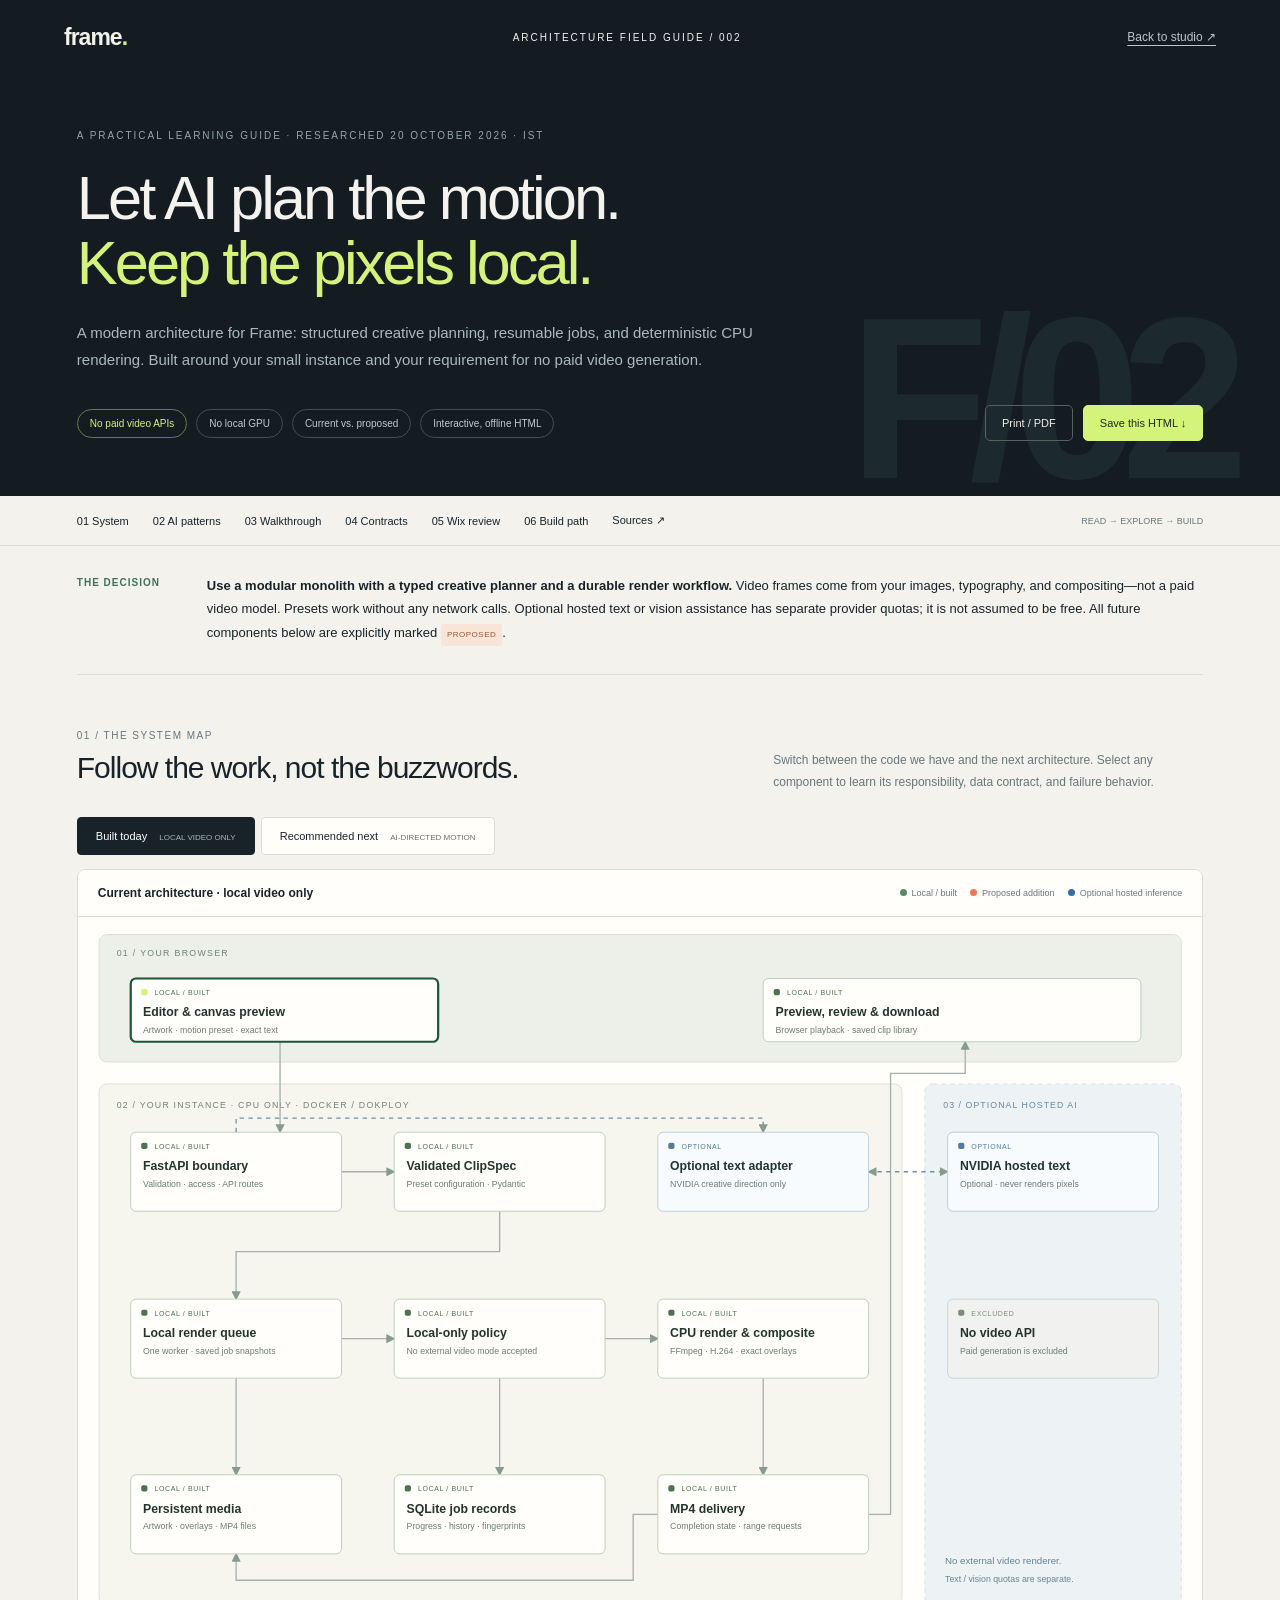
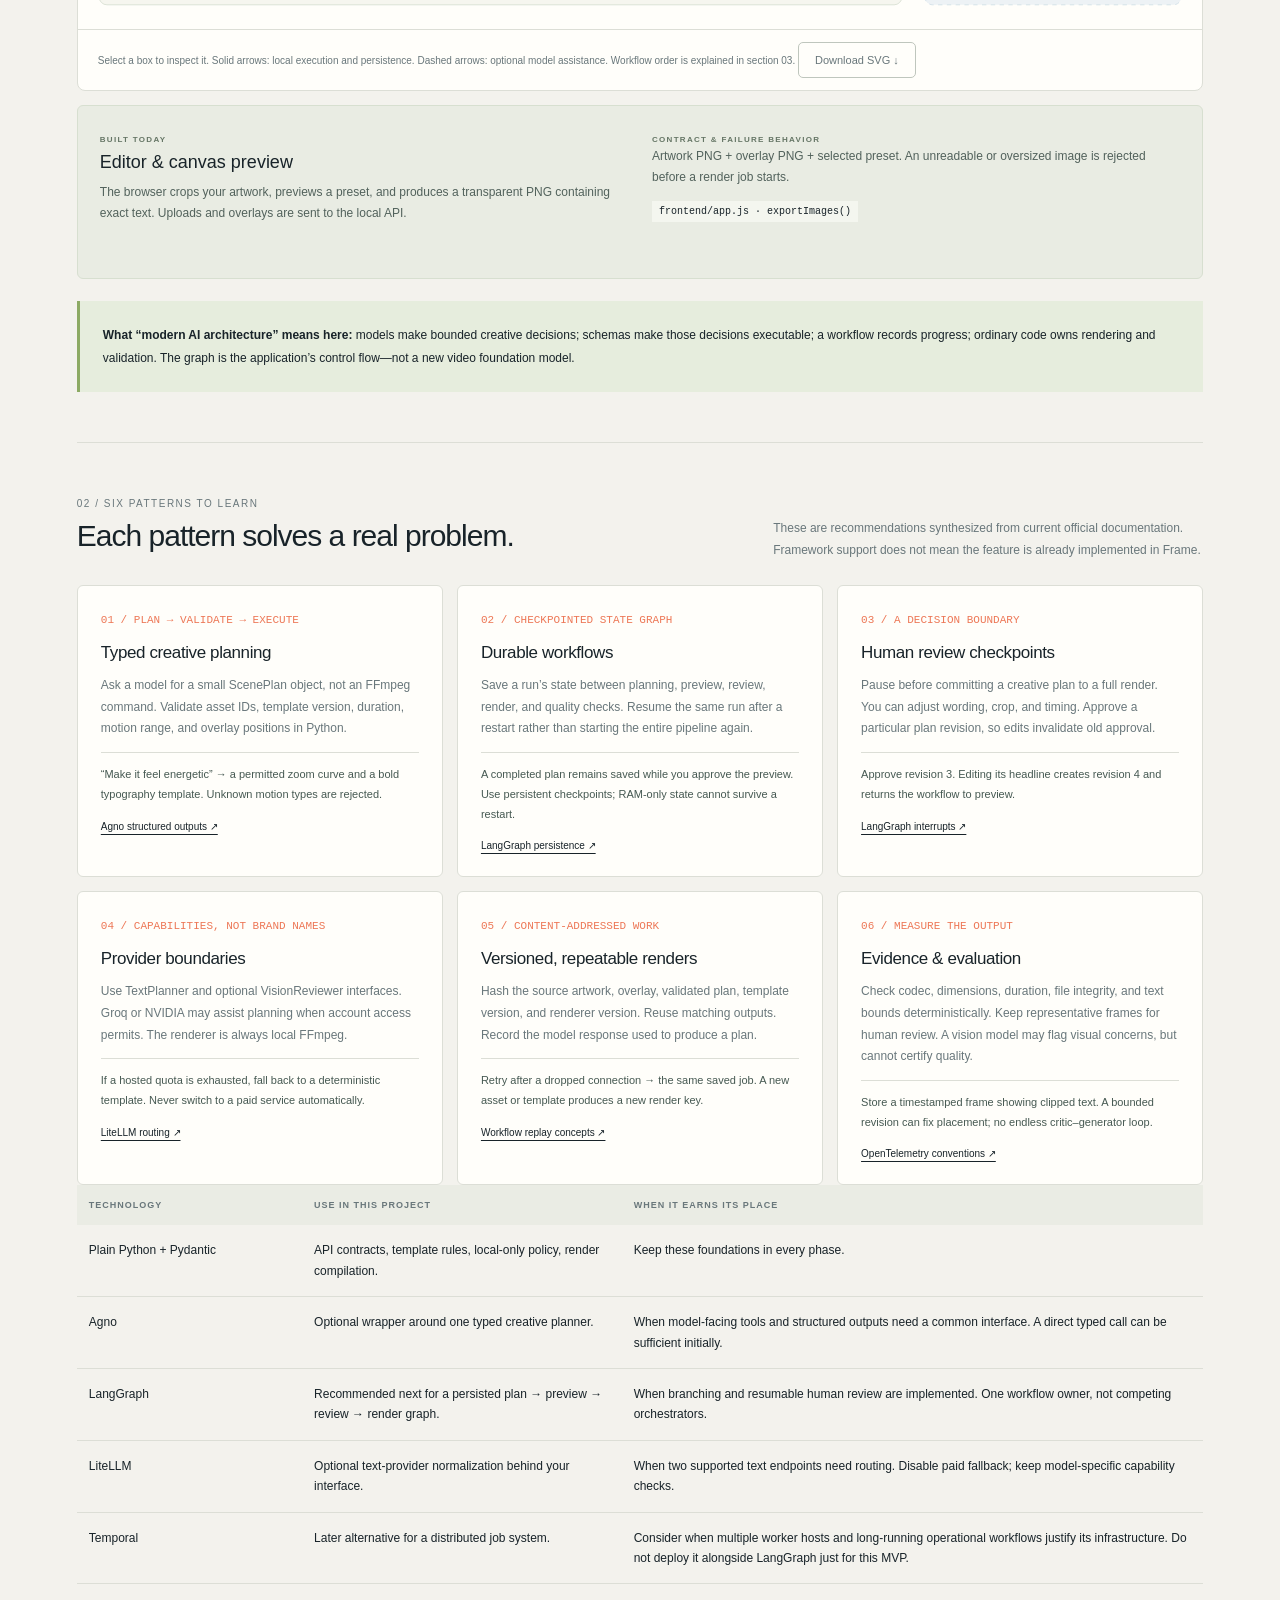
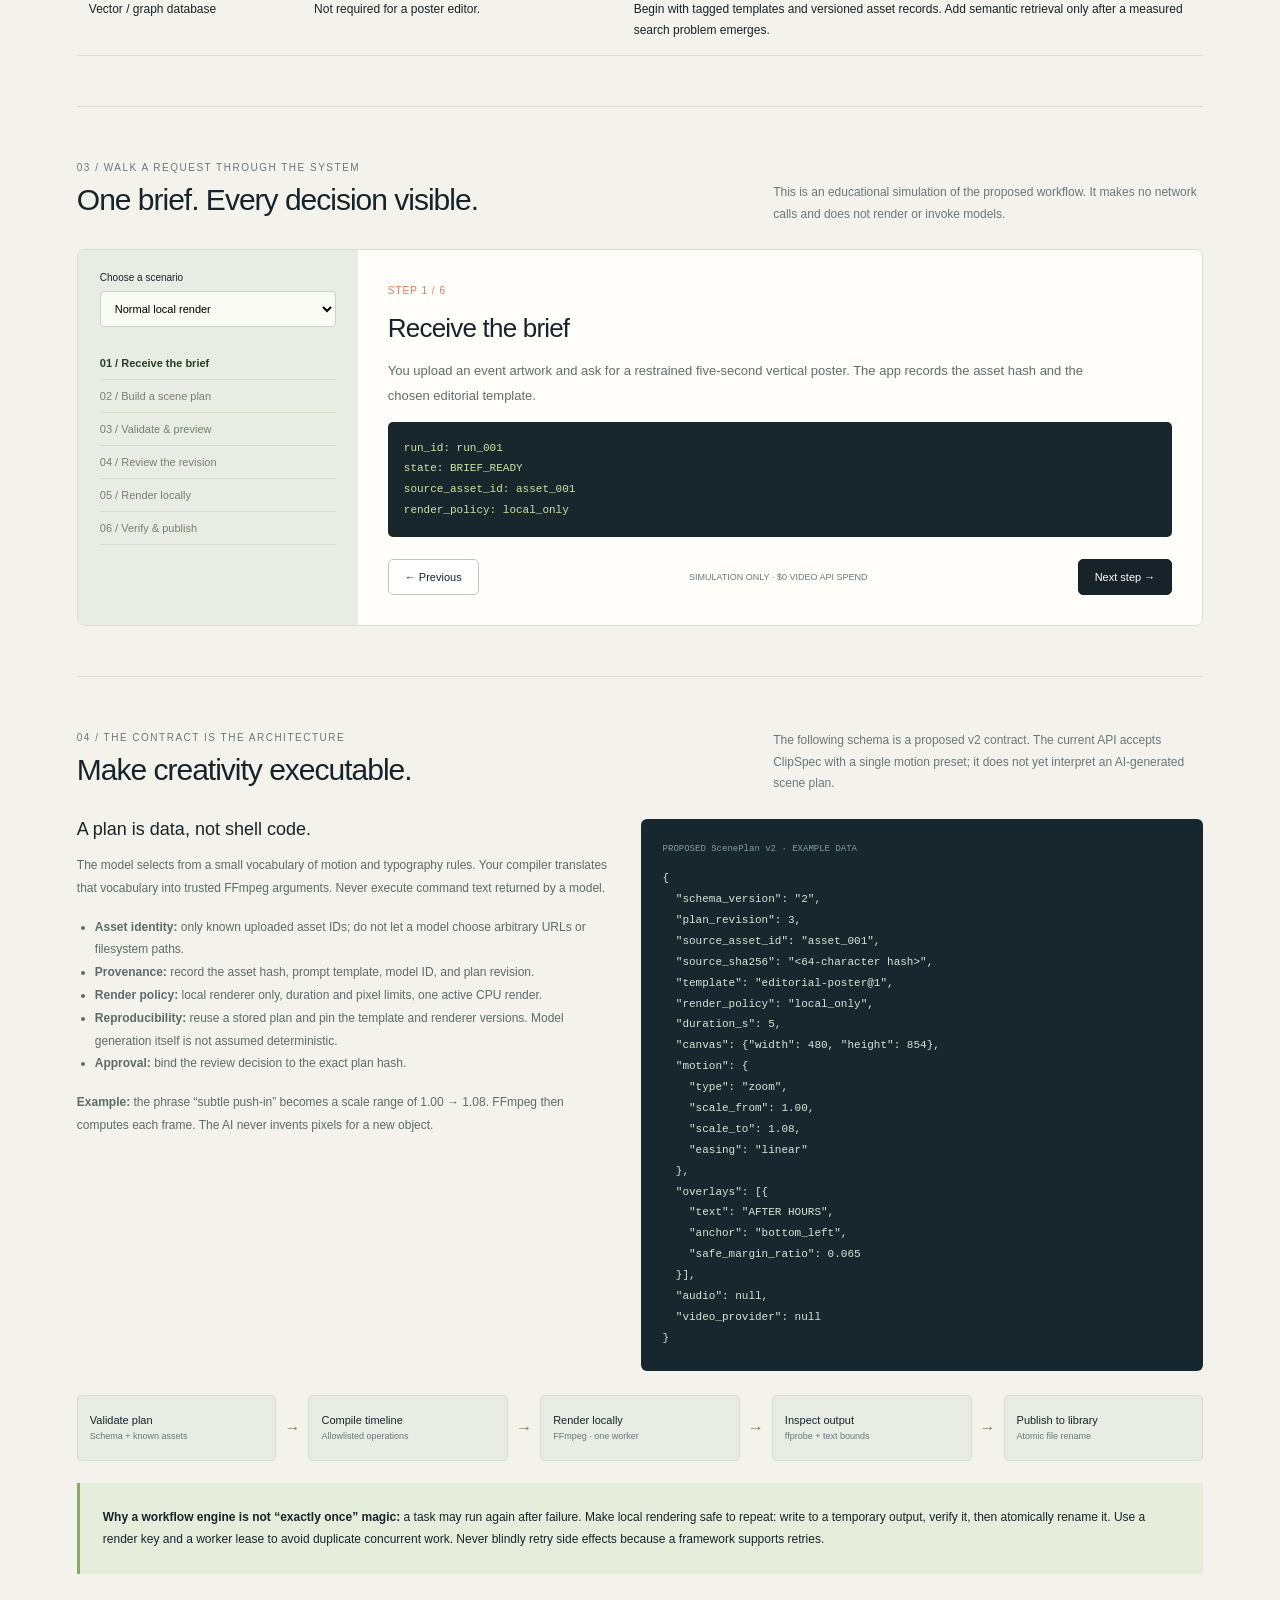
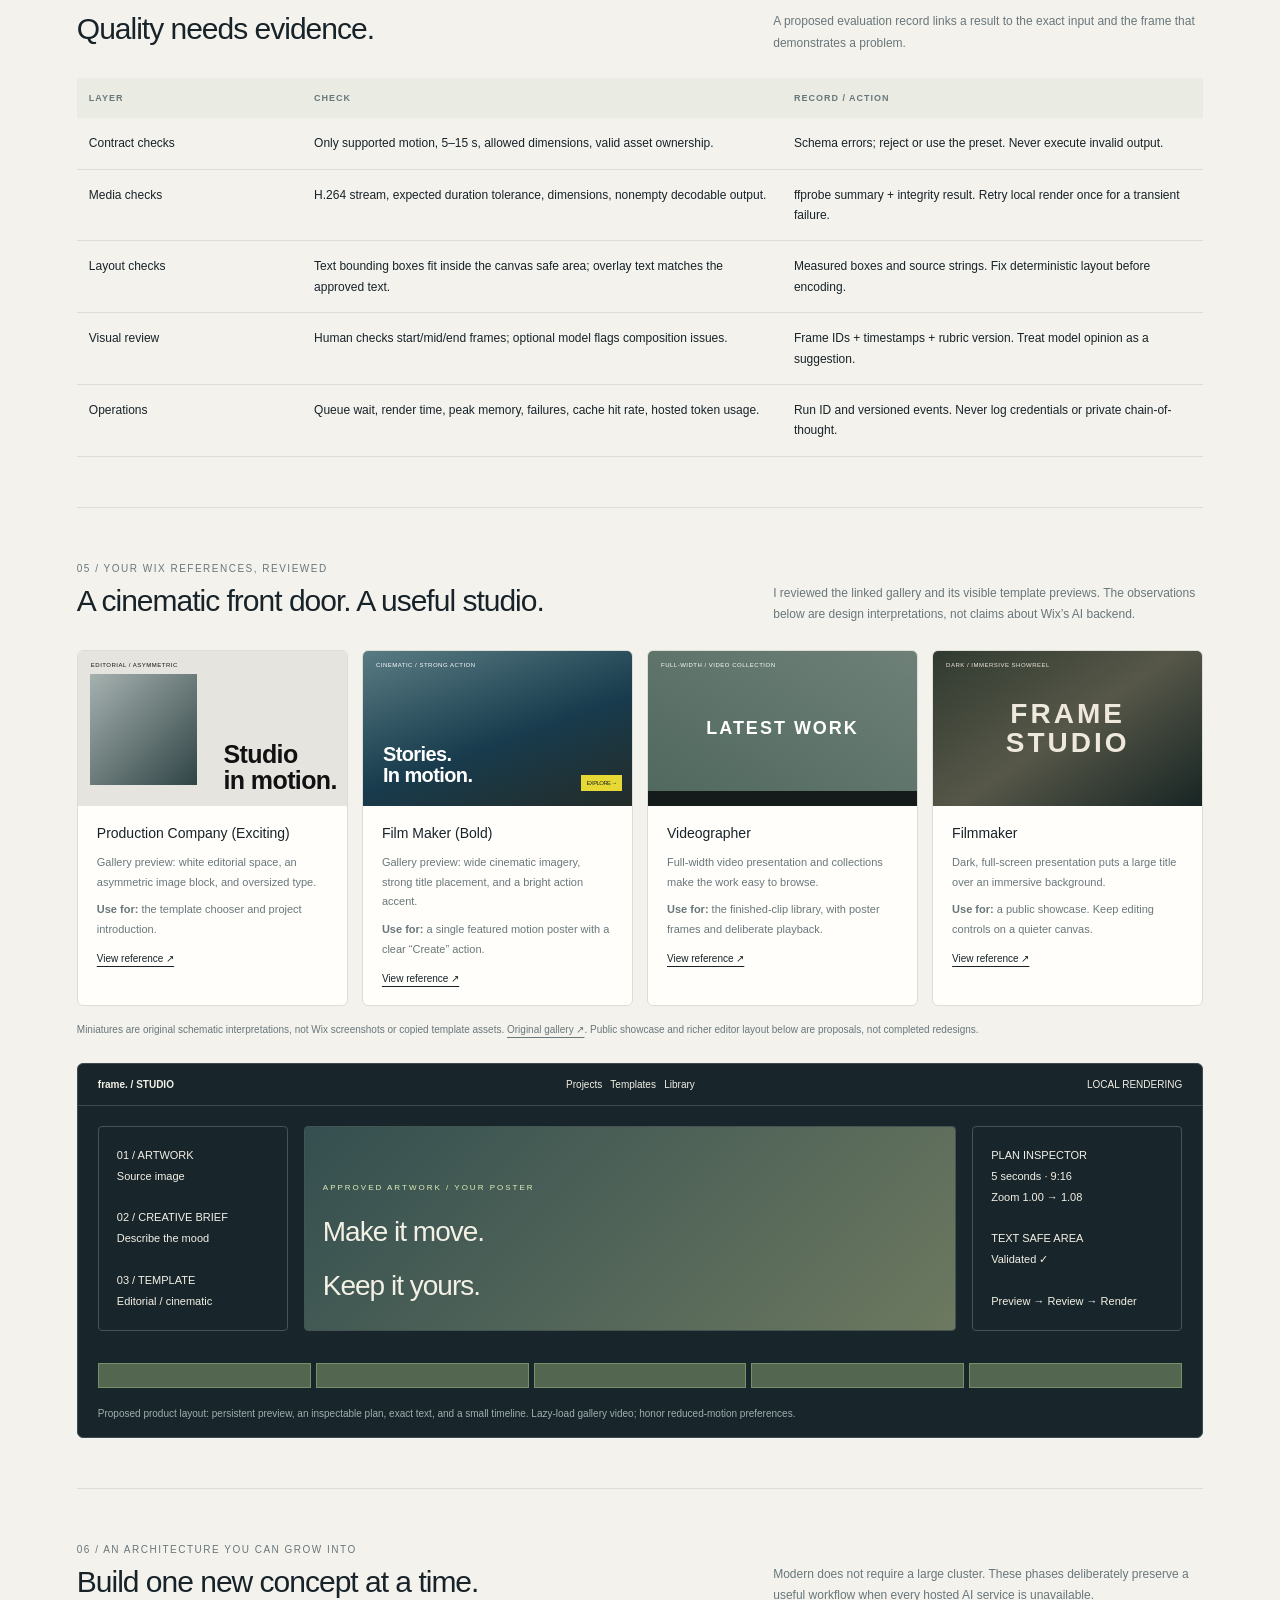
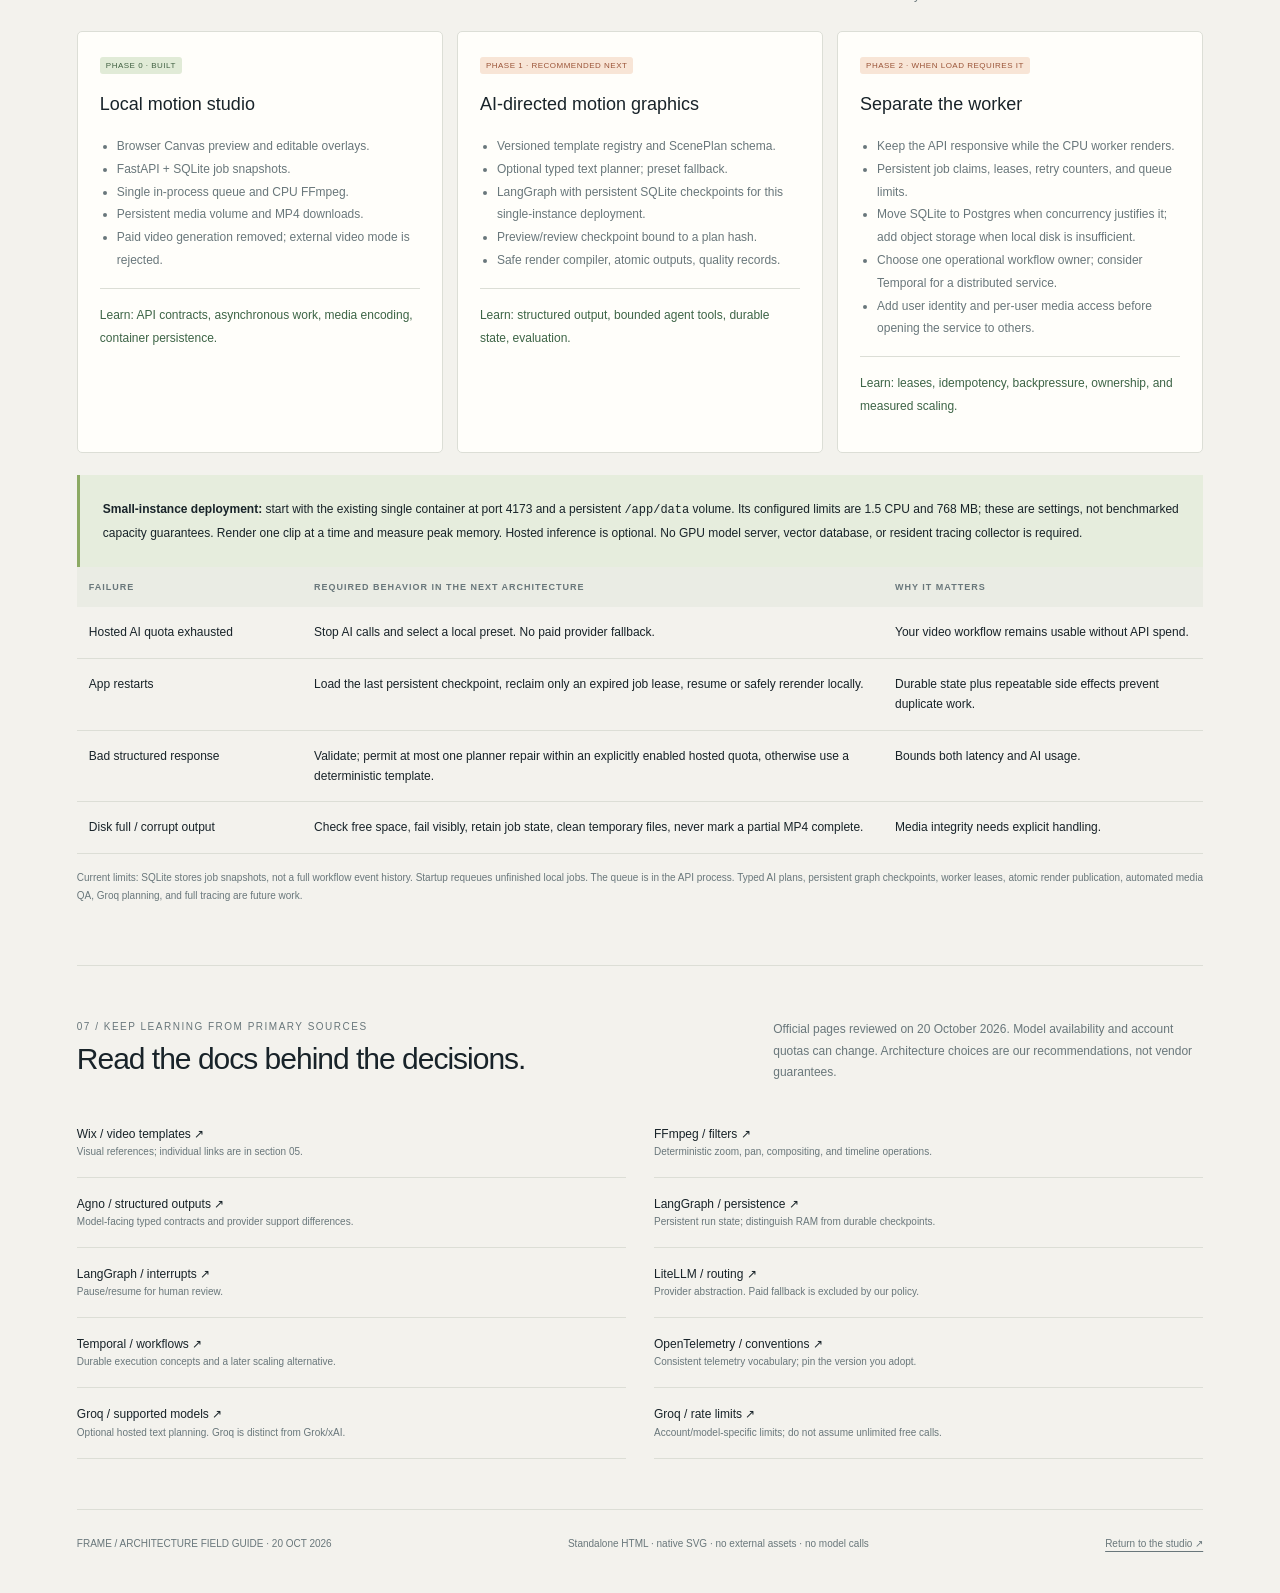
<file: frontend/architecture.html>
<!doctype html>
<html lang="en"><head><meta charset="utf-8"><meta name="viewport" content="width=device-width,initial-scale=1"><meta name="theme-color" content="#141c22"><title>Frame / Architecture Field Guide</title>
<style>
:root{--ink:#182329;--muted:#69777b;--paper:#f3f2ed;--card:#fffefa;--line:#dcded6;--lime:#d4f37a;--orange:#ed7756;--blue:#376d99;--green:#3e7357;font-family:Arial,Helvetica,sans-serif;color:var(--ink);background:var(--paper)}*{box-sizing:border-box}html{scroll-behavior:smooth;scroll-padding-top:80px}body{margin:0}button,select,input{font:inherit}button,a{touch-action:manipulation}button{cursor:pointer}button:focus-visible,a:focus-visible,select:focus-visible,[tabindex]:focus-visible{outline:3px solid #ed7756;outline-offset:5px}a{color:inherit;text-underline-offset:4px}button{color:inherit}[hidden]{display:none!important}.mast{background:#141c22;color:#f3f2ed;padding:0 5%;height:74px;display:flex;align-items:center;justify-content:space-between}.wordmark{font-size:23px;font-weight:800;text-decoration:none;letter-spacing:-1px}.wordmark b{color:var(--lime)}.mast span{font-size:10px;letter-spacing:2px}.mast a:last-child{font-size:12px;color:#bbc6c8}.hero{background:#141c22;color:var(--paper);padding:56px 6% 55px;position:relative;overflow:hidden}.hero:after{content:'F/02';position:absolute;font-size:230px;letter-spacing:-20px;font-weight:800;right:4%;bottom:-35px;color:#1c292e;pointer-events:none}.hero>*{position:relative;z-index:1}.kicker{font-size:10px;letter-spacing:2px;color:#97a6a9;text-transform:uppercase;margin-bottom:25px}.hero h1{font-size:clamp(39px,4.8vw,68px);font-weight:500;letter-spacing:-3px;line-height:1.05;margin:0;max-width:850px}.hero h1 em{font-style:normal;color:var(--lime)}.hero>p{max-width:680px;font-size:15px;line-height:1.8;color:#aab9bc;margin:24px 0}.hero-bottom{display:flex;align-items:center;justify-content:space-between;gap:24px;margin-top:32px}.pills{display:flex;gap:9px;flex-wrap:wrap}.pill{font-size:10px;padding:8px 12px;border:1px solid #415051;border-radius:20px;color:#becbcd}.pill.good{color:var(--lime);border-color:#6b7950}.actions{display:flex;gap:10px}.btn{border:1px solid #bfc6bd;background:transparent;border-radius:5px;padding:11px 16px;font-size:11px;text-decoration:none;display:inline-flex;align-items:center;gap:8px}.hero .btn{color:#edf0e7;border-color:#566260}.hero .btn.primary{background:var(--lime);color:#1f2d20;border-color:var(--lime)}.section-nav{position:sticky;top:0;background:#f3f2edf5;backdrop-filter:blur(10px);z-index:5;display:flex;gap:24px;align-items:center;border-bottom:1px solid var(--line);padding:18px 6%;overflow-x:auto}.section-nav a{font-size:11px;text-decoration:none;white-space:nowrap}.section-nav span{margin-left:auto;font-size:9px;color:var(--muted);white-space:nowrap}.container{max-width:1500px;margin:auto;padding:0 6%}.intro-note{display:grid;grid-template-columns:110px 1fr;gap:20px;padding:28px 0;border-bottom:1px solid var(--line);font-size:13px;line-height:1.8}.intro-note strong{font-size:10px;color:var(--green);letter-spacing:1px}.intro-note p{margin:0}.section{padding:50px 0;border-bottom:1px solid var(--line)}.section-heading{display:flex;justify-content:space-between;align-items:end;gap:20px;margin-bottom:24px}.section-heading h2{font-size:30px;font-weight:500;letter-spacing:-1px;margin:8px 0}.number{font-size:10px;letter-spacing:1.5px;color:var(--muted)}.section-heading>p{max-width:430px;font-size:12px;line-height:1.8;color:var(--muted);margin:0}.tabs{display:flex;gap:6px;margin:22px 0 14px}.tab{padding:12px 18px;font-size:11px;border:1px solid var(--line);background:var(--card);border-radius:4px}.tab[aria-selected=true]{background:var(--ink);color:#fff;border-color:var(--ink)}.tab small{margin-left:9px;font-size:8px;opacity:.65}.diagram-card{background:var(--card);border:1px solid var(--line);border-radius:8px;overflow:hidden}.diagram-top{display:flex;align-items:center;justify-content:space-between;padding:16px 20px;border-bottom:1px solid var(--line);gap:20px}.diagram-top strong{font-size:12px}.legend{display:flex;gap:13px;font-size:9px;color:var(--muted)}.legend span:before{content:'';display:inline-block;width:7px;height:7px;border-radius:50%;background:#5b8a66;margin-right:5px}.legend span:nth-child(2):before{background:var(--orange)}.legend span:nth-child(3):before{background:var(--blue)}.diagram-scroll{overflow:auto}.diagram-scroll svg{width:100%;min-width:870px;height:auto;display:block}.diagram-hint{padding:12px 20px;font-size:10px;color:var(--muted);border-top:1px solid var(--line);margin:0}.svg-node{cursor:pointer}.svg-node .node-body{transition:stroke .15s,filter .15s}.svg-node:hover .node-body,.svg-node:focus .node-body{stroke:#ec7755;stroke-width:2}.svg-node.selected .node-body{stroke:#1b5538;stroke-width:2.5}.svg-node.selected .node-top{fill:#d4f37a}.edge{stroke:#a5b0ac;stroke-width:1.5;fill:none}.edge.optional{stroke-dasharray:5 5;stroke:#6e91a9}.inspector{margin-top:14px;padding:22px;background:#e9ece3;border:1px solid #d7dfd0;border-radius:6px;display:grid;grid-template-columns:1fr 1fr;gap:24px;min-height:174px}.inspector h3{font-size:18px;font-weight:500;margin:6px 0 9px}.inspector p{font-size:12px;line-height:1.8;margin:0;color:#52625c}.inspector code,.source-path{font:10px monospace;background:#f4f6ef;padding:5px 7px;display:inline-block;margin-top:12px;overflow-wrap:anywhere}.detail-label{font-size:8px;letter-spacing:1.3px;font-weight:700;color:#657565}.compare{width:100%;border-collapse:collapse;font-size:12px}.table-scroll{overflow:auto}.compare th{text-align:left;font-size:9px;letter-spacing:1px;text-transform:uppercase;color:var(--muted);padding:15px 12px;background:#eaece4}.compare td{padding:15px 12px;border-bottom:1px solid var(--line);line-height:1.7;vertical-align:top}.compare th:first-child{width:20%}.compare td strong{font-weight:500}.tag{font-size:8px;letter-spacing:.5px;background:#e1ebd7;color:#416142;padding:4px 6px;border-radius:3px;display:inline-block}.tag.future{background:#f8e5d6;color:#9a5438}.pattern-grid{display:grid;grid-template-columns:repeat(3,1fr);gap:14px}.pattern{padding:23px;background:var(--card);border:1px solid var(--line);border-radius:6px}.pattern>span{font:11px monospace;color:var(--orange)}.pattern h3{font-size:17px;font-weight:500;letter-spacing:-.4px;margin:16px 0 11px}.pattern p{font-size:12px;color:var(--muted);line-height:1.8}.pattern .example{border-top:1px solid var(--line);padding-top:12px;font-size:11px;color:#465952}.pattern a{font-size:10px}.callout{padding:23px;background:#e6eddd;border-left:3px solid #8caa64;margin-top:22px;font-size:12px;line-height:1.9}.callout strong{font-weight:600}.walkthrough{display:grid;grid-template-columns:280px 1fr;border:1px solid var(--line);border-radius:7px;overflow:hidden;background:var(--card)}.walk-menu{background:#e9ece4;padding:22px}.walk-menu>label{font-size:10px;display:block;margin-bottom:8px}.walk-menu select{width:100%;padding:10px;border:1px solid #cad3c6;background:#f8faf3;border-radius:4px;font-size:11px}.walk-menu ol{padding:0;margin:20px 0 0;list-style:none}.walk-menu li{padding:10px 0;font-size:11px;color:#74816f;border-bottom:1px solid #d7ddce}.walk-menu li.active{font-weight:600;color:#273e28}.walk-menu li.done{color:#467144}.walk-main{padding:30px}.step-count{font-size:10px;color:var(--orange);letter-spacing:1px}.walk-main h3{font-size:26px;font-weight:500;letter-spacing:-.8px;margin:15px 0}.walk-main p{font-size:13px;line-height:1.9;max-width:720px;color:#5e6e69}.walk-state{display:block;padding:16px;background:#19262c;color:#c8e6a7;font:11px/1.9 monospace;border-radius:5px;white-space:pre-wrap;overflow-wrap:anywhere}.walk-actions{display:flex;justify-content:space-between;align-items:center;margin-top:22px}.walk-actions>span{font-size:9px;color:var(--muted)}.walk-actions .btn{background:#fff}.walk-actions .btn.next{background:var(--ink);color:#fff;border-color:var(--ink)}.split{display:grid;grid-template-columns:1fr 1.05fr;gap:28px}.split h3{font-size:18px;font-weight:500;margin:0 0 14px}.split p,.split li{font-size:12px;line-height:1.9;color:#5c6c66}.split ul{padding-left:18px}.code{background:#18262d;color:#d6e6d6;border-radius:6px;padding:22px;font:11px/1.9 monospace;margin:0;overflow:auto}.code small{display:block;font-size:9px;color:#809f9f;margin-bottom:10px}.pipeline{display:flex;align-items:stretch;gap:8px;margin-top:24px}.pipeline div{flex:1;padding:15px 12px;background:#e9ece4;border:1px solid #d8dece;border-radius:4px;font-size:11px;line-height:1.7}.pipeline span{align-self:center;color:#718563}.pipeline small{display:block;color:var(--muted);font-size:9px}.templates{display:grid;grid-template-columns:repeat(4,1fr);gap:14px}.template{border:1px solid var(--line);border-radius:6px;background:var(--card);overflow:hidden}.template-body{padding:19px}.template h3{font-size:14px;font-weight:500;margin:0 0 12px}.template p{font-size:11px;line-height:1.8;color:var(--muted);margin:8px 0}.template a{font-size:10px}.mini{height:155px;position:relative;overflow:hidden;padding:20px;font-size:20px;line-height:1.05;font-weight:700;letter-spacing:-.6px}.mini small{position:absolute;top:11px;left:13px;font:6px Arial;letter-spacing:.5px}.mini.editorial{background:#e6e4de;color:#111;padding:30px 12px}.mini.editorial:before{content:'';position:absolute;width:40%;height:72%;top:23px;left:12px;background:linear-gradient(135deg,#a6b2b0,#304445)}.mini.editorial b{position:absolute;right:10px;bottom:12px;font-size:25px}.mini.bold{background:linear-gradient(160deg,#597c83,#183b4d 56%,#242c28);color:white;display:flex;align-items:end}.mini.bold:after{content:'EXPLORE →';background:#e7d935;position:absolute;right:10px;bottom:15px;color:#232620;font:6px Arial;padding:5px}.mini.strip{background:linear-gradient(#17343377,#17343377),linear-gradient(30deg,#819582,#bac3b5);color:#fff;display:grid;place-items:center;font-size:18px;letter-spacing:2px;text-align:center}.mini.strip:after{content:'';position:absolute;bottom:0;width:100%;height:15px;background:#151b1a}.mini.cinema{background:linear-gradient(145deg,#313a30,#565748 50%,#182524);color:#eee9dc;display:grid;place-items:center;text-align:center;letter-spacing:3px;font-size:28px}.template-footnote{font-size:10px;line-height:1.8;color:var(--muted);margin-top:15px}.wireframe{background:#18262c;border:1px solid #3e4b4c;color:#f3f0e5;border-radius:6px;overflow:hidden;margin-top:24px}.wire-nav{display:flex;justify-content:space-between;padding:15px 20px;font-size:10px;border-bottom:1px solid #3d4c4e}.wire-grid{display:grid;grid-template-columns:190px 1fr 210px;gap:16px;padding:20px}.wire-grid>div{border:1px solid #455452;border-radius:4px;padding:18px;font-size:11px;line-height:1.9}.wire-grid .wire-canvas{background:linear-gradient(135deg,#344f50,#6d7960);min-height:170px;display:flex;flex-direction:column;justify-content:end;font-size:28px;letter-spacing:-1px}.wire-canvas span{font-size:8px;letter-spacing:2px;color:#dfedb8;margin-bottom:10px}.wire-timeline{padding:12px 20px 20px;display:flex;gap:5px}.wire-timeline span{flex:1;background:#526650;height:25px;border:1px solid #78906a}.wire-caption{padding:0 20px 18px;font-size:10px;color:#9eb0ac}.roadmap{display:grid;grid-template-columns:repeat(3,1fr);gap:14px}.roadmap article{border:1px solid var(--line);background:var(--card);border-radius:5px;padding:22px}.roadmap h3{font-size:18px;font-weight:500;line-height:1.4}.roadmap p,.roadmap li{font-size:12px;line-height:1.9;color:var(--muted)}.roadmap ul{padding-left:17px}.lesson{font-size:11px;border-top:1px solid var(--line);padding-top:15px;color:#3d6446!important}.sources{display:grid;grid-template-columns:repeat(2,1fr);gap:0 28px}.sources a{display:block;font-size:12px;padding:17px 0;border-bottom:1px solid var(--line);text-decoration:none;line-height:1.6}.sources a span{display:block;font-size:10px;color:var(--muted)}.footer{padding:28px 0 45px;display:flex;justify-content:space-between;gap:15px;font-size:10px;color:var(--muted)}.secondary-heading{margin-top:30px}.nojs{padding:20px;background:#fff1cc;font-size:12px}.print-only{display:none}@media(max-width:1100px){.pattern-grid{grid-template-columns:repeat(2,1fr)}.templates{grid-template-columns:repeat(2,1fr)}.hero-bottom{align-items:start;flex-direction:column}.roadmap{grid-template-columns:1fr}.wire-grid{grid-template-columns:140px 1fr 170px}}@media(max-width:700px){.mast{height:60px}.mast span{display:none}.hero{padding:36px 6%}.hero h1{letter-spacing:-1.7px}.hero>p{font-size:13px}.section-nav{gap:19px}.section-nav span{display:none}.intro-note{grid-template-columns:1fr;gap:5px}.section{padding:35px 0}.section-heading{align-items:start;flex-direction:column;gap:8px}.section-heading h2{font-size:27px}.section-heading>p{font-size:11px}.tabs{flex-wrap:wrap}.tab{font-size:10px;padding:11px 13px}.tab small{display:none}.diagram-top{align-items:start;flex-direction:column;gap:10px}.legend{font-size:8px}.inspector,.split{grid-template-columns:1fr}.pattern-grid,.templates{grid-template-columns:1fr}.walkthrough{grid-template-columns:1fr}.walk-menu{padding:18px}.walk-menu ol{display:flex;overflow:auto;gap:14px;margin-top:14px}.walk-menu li{white-space:nowrap;font-size:9px;border:0}.walk-main{padding:22px}.walk-main h3{font-size:23px}.walk-actions{flex-wrap:wrap;gap:15px}.walk-actions>span{width:100%}.pipeline{flex-direction:column}.pipeline span{transform:rotate(90deg)}.wire-grid{grid-template-columns:1fr}.wire-grid>div:not(.wire-canvas){display:none}.sources{grid-template-columns:1fr}.footer{flex-direction:column}.compare{min-width:650px}.hero:after{font-size:150px}.mini{height:190px}.btn{padding:10px 12px}}@media(prefers-reduced-motion:reduce){html{scroll-behavior:auto}*{transition:none!important}}@media print{html{scroll-behavior:auto}.mast,.section-nav,.actions,.tabs,.walk-actions,.footer .btn{display:none}.hero{padding:25px;background:white;color:black}.hero h1{font-size:37px}.hero h1 em{color:#365d22}.hero p,.kicker{color:#444}.hero:after{display:none}.hero-bottom{margin:10px 0}.pill{color:#333;border-color:#aaa}.container{padding:0}.section{padding:25px 0}.section-heading h2{font-size:24px}.pattern-grid{grid-template-columns:repeat(2,1fr)}.diagram-scroll svg{min-width:0}.diagram-scroll{overflow:visible}.inspector{break-inside:avoid}.pattern,.template,.roadmap article{break-inside:avoid}.print-only{display:block}body{background:white}.sources a{font-size:10px}a{text-decoration:none}.templates{grid-template-columns:repeat(2,1fr)}.walk-menu{display:none}.walkthrough{display:block}.walk-main{padding:20px}.code{white-space:pre-wrap}.wireframe{break-inside:avoid}.compare{font-size:10px}}
</style></head><body>
<header class="mast"><a class="wordmark" href="http://localhost:4173">frame<b>.</b></a><span>ARCHITECTURE FIELD GUIDE / 002</span><a href="http://localhost:4173">Back to studio ↗</a></header>
<div class="hero"><div class="kicker">A practical learning guide · researched 20 October 2026 · IST</div><h1>Let AI plan the motion.<br><em>Keep the pixels local.</em></h1><p>A modern architecture for Frame: structured creative planning, resumable jobs, and deterministic CPU rendering. Built around your small instance and your requirement for no paid video generation.</p><div class="hero-bottom"><div class="pills"><span class="pill good">No paid video APIs</span><span class="pill">No local GPU</span><span class="pill">Current vs. proposed</span><span class="pill">Interactive, offline HTML</span></div><div class="actions"><button class="btn" id="print">Print / PDF</button><button class="btn primary" id="save-html">Save this HTML ↓</button></div></div></div>
<nav class="section-nav" aria-label="Guide sections"><a href="#system">01 System</a><a href="#patterns">02 AI patterns</a><a href="#journey">03 Walkthrough</a><a href="#contracts">04 Contracts</a><a href="#design">05 Wix review</a><a href="#build">06 Build path</a><a href="#sources">Sources ↗</a><span>READ → EXPLORE → BUILD</span></nav>
<main class="container"><noscript><div class="nojs">The guide text and initial diagram work without JavaScript. Enable JavaScript for the component inspector, comparison view, walkthrough, and downloads.</div></noscript>
<div class="intro-note"><strong>THE DECISION</strong><p><b>Use a modular monolith with a typed creative planner and a durable render workflow.</b> Video frames come from your images, typography, and compositing—not a paid video model. Presets work without any network calls. Optional hosted text or vision assistance has separate provider quotas; it is not assumed to be free. All future components below are explicitly marked <span class="tag future">PROPOSED</span>.</p></div>
<section class="section" id="system"><div class="section-heading"><div><span class="number">01 / THE SYSTEM MAP</span><h2>Follow the work, not the buzzwords.</h2></div><p>Switch between the code we have and the next architecture. Select any component to learn its responsibility, data contract, and failure behavior.</p></div>
<div class="tabs" role="tablist" aria-label="Architecture version"><button class="tab" role="tab" aria-selected="true" id="tab-current" aria-controls="diagram-panel" data-view="current">Built today <small>LOCAL VIDEO ONLY</small></button><button class="tab" role="tab" aria-selected="false" id="tab-next" aria-controls="diagram-panel" data-view="next">Recommended next <small>AI-DIRECTED MOTION</small></button></div>
<div class="diagram-card" id="diagram-panel" role="tabpanel" aria-labelledby="tab-current"><div class="diagram-top"><strong id="diagram-title">Current architecture · verified from the repository</strong><div class="legend"><span>Local / built</span><span>Proposed addition</span><span>Optional hosted inference</span></div></div><div class="diagram-scroll" tabindex="0" aria-label="Architecture diagram. Scroll horizontally on a small screen.">
<svg id="architecture-svg" xmlns="http://www.w3.org/2000/svg" viewBox="0 0 1280 810" role="group" aria-labelledby="diagram-svg-title diagram-svg-desc"><title id="diagram-svg-title">Frame local video architecture</title><desc id="diagram-svg-desc">Browser editor sends a validated request to FastAPI. A local queue runs FFmpeg and saves an MP4 and job state. NVIDIA prompt assistance is optional and never generates video.</desc>
<defs><marker id="arrow" markerWidth="7" markerHeight="7" refX="6" refY="3.5" orient="auto-start-reverse"><path d="M0 0L7 3.5L0 7" fill="#879a90"/></marker></defs>
<rect x="24" y="20" width="1232" height="145" rx="9" fill="#edf0e8" stroke="#d8dfd3"/><text x="44" y="44" font-family="Arial" font-size="10" letter-spacing="1.5" fill="#72816f">01 / YOUR BROWSER</text>
<rect x="24" y="190" width="914" height="593" rx="9" fill="#f6f6ef" stroke="#d8dfd3"/><text x="44" y="217" font-family="Arial" font-size="10" letter-spacing="1.4" fill="#72816f">02 / YOUR INSTANCE · CPU ONLY · DOCKER / DOKPLOY</text>
<rect x="964" y="190" width="292" height="593" rx="9" fill="#edf2f5" stroke="#d2dfe7" stroke-dasharray="5 5"/><text x="985" y="217" font-family="Arial" font-size="10" letter-spacing="1.2" fill="#66879d">03 / OPTIONAL HOSTED AI</text>
<g id="diagram-edges"><path d="M230 142V245" class="edge " marker-end="url(#arrow)"></path><path d="M300 290H360" class="edge " marker-end="url(#arrow)"></path><path d="M480 335V381H180V435" class="edge " marker-end="url(#arrow)"></path><path d="M300 480H360" class="edge " marker-end="url(#arrow)"></path><path d="M600 480H660" class="edge " marker-end="url(#arrow)"></path><path d="M780 525V635" class="edge " marker-end="url(#arrow)"></path><path d="M180 525V635" class="edge " marker-end="url(#arrow)"></path><path d="M480 525V635" class="edge " marker-end="url(#arrow)"></path><path d="M660 680H632V755H180V725" class="edge " marker-end="url(#arrow)"></path><path d="M900 680H925V178H1010V142" class="edge " marker-end="url(#arrow)"></path><path d="M180 245V229H780V245" class="edge optional" marker-end="url(#arrow)"></path><path d="M900 290H990" class="edge optional" marker-end="url(#arrow)" marker-start="url(#arrow)"></path></g><g id="diagram-nodes"><g class="svg-node selected" data-id="editor" tabindex="0" role="button" aria-label="Editor &amp; canvas preview; select to learn more"><rect x="60" y="70" width="350" height="72" rx="6" fill="#fffefa" stroke="#b9cbb5" class="node-body"></rect><rect x="72" y="82" width="7" height="7" rx="2" fill="#4c7251" class="node-top"></rect><text x="87" y="89" font-family="Arial,sans-serif" font-size="8" letter-spacing=".7" fill="#4c7251">LOCAL / BUILT</text><text x="74" y="113" font-family="Arial,sans-serif" font-size="14" font-weight="600" fill="#23342e">Editor &amp; canvas preview</text><text x="74" y="132" font-family="Arial,sans-serif" font-size="10" fill="#6b7d72">Artwork · motion preset · exact text</text></g><g class="svg-node" data-id="review" tabindex="0" role="button" aria-label="Preview, review &amp; download; select to learn more"><rect x="780" y="70" width="430" height="72" rx="6" fill="#fffefa" stroke="#b9cbb5" class="node-body"></rect><rect x="792" y="82" width="7" height="7" rx="2" fill="#4c7251" class="node-top"></rect><text x="807" y="89" font-family="Arial,sans-serif" font-size="8" letter-spacing=".7" fill="#4c7251">LOCAL / BUILT</text><text x="794" y="113" font-family="Arial,sans-serif" font-size="14" font-weight="600" fill="#23342e">Preview, review &amp; download</text><text x="794" y="132" font-family="Arial,sans-serif" font-size="10" fill="#6b7d72">Browser playback · saved clip library</text></g><g class="svg-node" data-id="api" tabindex="0" role="button" aria-label="FastAPI boundary; select to learn more"><rect x="60" y="245" width="240" height="90" rx="6" fill="#fffefa" stroke="#b9cbb5" class="node-body"></rect><rect x="72" y="257" width="7" height="7" rx="2" fill="#4c7251" class="node-top"></rect><text x="87" y="264" font-family="Arial,sans-serif" font-size="8" letter-spacing=".7" fill="#4c7251">LOCAL / BUILT</text><text x="74" y="288" font-family="Arial,sans-serif" font-size="14" font-weight="600" fill="#23342e">FastAPI boundary</text><text x="74" y="307" font-family="Arial,sans-serif" font-size="10" fill="#6b7d72">Validation · access · API routes</text></g><g class="svg-node" data-id="plan" tabindex="0" role="button" aria-label="Validated ClipSpec; select to learn more"><rect x="360" y="245" width="240" height="90" rx="6" fill="#fffefa" stroke="#b9cbb5" class="node-body"></rect><rect x="372" y="257" width="7" height="7" rx="2" fill="#4c7251" class="node-top"></rect><text x="387" y="264" font-family="Arial,sans-serif" font-size="8" letter-spacing=".7" fill="#4c7251">LOCAL / BUILT</text><text x="374" y="288" font-family="Arial,sans-serif" font-size="14" font-weight="600" fill="#23342e">Validated ClipSpec</text><text x="374" y="307" font-family="Arial,sans-serif" font-size="10" fill="#6b7d72">Preset configuration · Pydantic</text></g><g class="svg-node" data-id="router" tabindex="0" role="button" aria-label="Optional text adapter; select to learn more"><rect x="660" y="245" width="240" height="90" rx="6" fill="#f7fbfe" stroke="#b4cbd9" class="node-body"></rect><rect x="672" y="257" width="7" height="7" rx="2" fill="#537d98" class="node-top"></rect><text x="687" y="264" font-family="Arial,sans-serif" font-size="8" letter-spacing=".7" fill="#537d98">OPTIONAL</text><text x="674" y="288" font-family="Arial,sans-serif" font-size="14" font-weight="600" fill="#23342e">Optional text adapter</text><text x="674" y="307" font-family="Arial,sans-serif" font-size="10" fill="#6b7d72">NVIDIA creative direction only</text></g><g class="svg-node" data-id="cloud" tabindex="0" role="button" aria-label="NVIDIA hosted text; select to learn more"><rect x="990" y="245" width="240" height="90" rx="6" fill="#f7fbfe" stroke="#b4cbd9" class="node-body"></rect><rect x="1002" y="257" width="7" height="7" rx="2" fill="#537d98" class="node-top"></rect><text x="1017" y="264" font-family="Arial,sans-serif" font-size="8" letter-spacing=".7" fill="#537d98">OPTIONAL</text><text x="1004" y="288" font-family="Arial,sans-serif" font-size="14" font-weight="600" fill="#23342e">NVIDIA hosted text</text><text x="1004" y="307" font-family="Arial,sans-serif" font-size="10" fill="#6b7d72">Optional · never renders pixels</text></g><g class="svg-node" data-id="workflow" tabindex="0" role="button" aria-label="Local render queue; select to learn more"><rect x="60" y="435" width="240" height="90" rx="6" fill="#fffefa" stroke="#b9cbb5" class="node-body"></rect><rect x="72" y="447" width="7" height="7" rx="2" fill="#4c7251" class="node-top"></rect><text x="87" y="454" font-family="Arial,sans-serif" font-size="8" letter-spacing=".7" fill="#4c7251">LOCAL / BUILT</text><text x="74" y="478" font-family="Arial,sans-serif" font-size="14" font-weight="600" fill="#23342e">Local render queue</text><text x="74" y="497" font-family="Arial,sans-serif" font-size="10" fill="#6b7d72">One worker · saved job snapshots</text></g><g class="svg-node" data-id="policy" tabindex="0" role="button" aria-label="Local-only policy; select to learn more"><rect x="360" y="435" width="240" height="90" rx="6" fill="#fffefa" stroke="#b9cbb5" class="node-body"></rect><rect x="372" y="447" width="7" height="7" rx="2" fill="#4c7251" class="node-top"></rect><text x="387" y="454" font-family="Arial,sans-serif" font-size="8" letter-spacing=".7" fill="#4c7251">LOCAL / BUILT</text><text x="374" y="478" font-family="Arial,sans-serif" font-size="14" font-weight="600" fill="#23342e">Local-only policy</text><text x="374" y="497" font-family="Arial,sans-serif" font-size="10" fill="#6b7d72">No external video mode accepted</text></g><g class="svg-node" data-id="render" tabindex="0" role="button" aria-label="CPU render &amp; composite; select to learn more"><rect x="660" y="435" width="240" height="90" rx="6" fill="#fffefa" stroke="#b9cbb5" class="node-body"></rect><rect x="672" y="447" width="7" height="7" rx="2" fill="#4c7251" class="node-top"></rect><text x="687" y="454" font-family="Arial,sans-serif" font-size="8" letter-spacing=".7" fill="#4c7251">LOCAL / BUILT</text><text x="674" y="478" font-family="Arial,sans-serif" font-size="14" font-weight="600" fill="#23342e">CPU render &amp; composite</text><text x="674" y="497" font-family="Arial,sans-serif" font-size="10" fill="#6b7d72">FFmpeg · H.264 · exact overlays</text></g><g class="svg-node" data-id="vision" tabindex="0" role="button" aria-label="No video API; select to learn more"><rect x="990" y="435" width="240" height="90" rx="6" fill="#f1f2ef" stroke="#ccd1cb" class="node-body"></rect><rect x="1002" y="447" width="7" height="7" rx="2" fill="#7e8a7b" class="node-top"></rect><text x="1017" y="454" font-family="Arial,sans-serif" font-size="8" letter-spacing=".7" fill="#7e8a7b">EXCLUDED</text><text x="1004" y="478" font-family="Arial,sans-serif" font-size="14" font-weight="600" fill="#23342e">No video API</text><text x="1004" y="497" font-family="Arial,sans-serif" font-size="10" fill="#6b7d72">Paid generation is excluded</text></g><g class="svg-node" data-id="store" tabindex="0" role="button" aria-label="Persistent media; select to learn more"><rect x="60" y="635" width="240" height="90" rx="6" fill="#fffefa" stroke="#b9cbb5" class="node-body"></rect><rect x="72" y="647" width="7" height="7" rx="2" fill="#4c7251" class="node-top"></rect><text x="87" y="654" font-family="Arial,sans-serif" font-size="8" letter-spacing=".7" fill="#4c7251">LOCAL / BUILT</text><text x="74" y="678" font-family="Arial,sans-serif" font-size="14" font-weight="600" fill="#23342e">Persistent media</text><text x="74" y="697" font-family="Arial,sans-serif" font-size="10" fill="#6b7d72">Artwork · overlays · MP4 files</text></g><g class="svg-node" data-id="trace" tabindex="0" role="button" aria-label="SQLite job records; select to learn more"><rect x="360" y="635" width="240" height="90" rx="6" fill="#fffefa" stroke="#b9cbb5" class="node-body"></rect><rect x="372" y="647" width="7" height="7" rx="2" fill="#4c7251" class="node-top"></rect><text x="387" y="654" font-family="Arial,sans-serif" font-size="8" letter-spacing=".7" fill="#4c7251">LOCAL / BUILT</text><text x="374" y="678" font-family="Arial,sans-serif" font-size="14" font-weight="600" fill="#23342e">SQLite job records</text><text x="374" y="697" font-family="Arial,sans-serif" font-size="10" fill="#6b7d72">Progress · history · fingerprints</text></g><g class="svg-node" data-id="qa" tabindex="0" role="button" aria-label="MP4 delivery; select to learn more"><rect x="660" y="635" width="240" height="90" rx="6" fill="#fffefa" stroke="#b9cbb5" class="node-body"></rect><rect x="672" y="647" width="7" height="7" rx="2" fill="#4c7251" class="node-top"></rect><text x="687" y="654" font-family="Arial,sans-serif" font-size="8" letter-spacing=".7" fill="#4c7251">LOCAL / BUILT</text><text x="674" y="678" font-family="Arial,sans-serif" font-size="14" font-weight="600" fill="#23342e">MP4 delivery</text><text x="674" y="697" font-family="Arial,sans-serif" font-size="10" fill="#6b7d72">Completion state · range requests</text></g></g><text x="987" y="737" font-family="Arial" font-size="11" fill="#678392">No external video renderer.</text><text x="987" y="757" font-family="Arial" font-size="10" fill="#678392">Text / vision quotas are separate.</text>
</svg></div><p class="diagram-hint">Select a box to inspect it. Solid arrows: local execution and persistence. Dashed arrows: optional model assistance. Workflow order is explained in section 03. <button class="btn" id="save-svg">Download SVG ↓</button></p></div>
<div class="inspector" id="inspector" aria-live="polite"><div><span class="detail-label" id="detail-status">BUILT TODAY</span><h3 id="detail-title">Editor & canvas preview</h3><p id="detail-description">The browser crops your artwork, previews a preset, and produces a transparent PNG containing exact text. Uploads and overlays are sent to the local API.</p></div><div><span class="detail-label">CONTRACT & FAILURE BEHAVIOR</span><p id="detail-contract">Artwork PNG + overlay PNG + selected preset. An unreadable or oversized image is rejected before a render job starts.</p><code id="detail-source">frontend/app.js · exportImages()</code></div></div>
<div class="callout"><strong>What “modern AI architecture” means here:</strong> models make bounded creative decisions; schemas make those decisions executable; a workflow records progress; ordinary code owns rendering and validation. The graph is the application’s control flow—not a new video foundation model.</div></section>
<section class="section" id="patterns"><div class="section-heading"><div><span class="number">02 / SIX PATTERNS TO LEARN</span><h2>Each pattern solves a real problem.</h2></div><p>These are recommendations synthesized from current official documentation. Framework support does not mean the feature is already implemented in Frame.</p></div>
<div class="pattern-grid">
<article class="pattern"><span>01 / PLAN → VALIDATE → EXECUTE</span><h3>Typed creative planning</h3><p>Ask a model for a small ScenePlan object, not an FFmpeg command. Validate asset IDs, template version, duration, motion range, and overlay positions in Python.</p><p class="example">“Make it feel energetic” → a permitted zoom curve and a bold typography template. Unknown motion types are rejected.</p><a href="https://docs.agno.com/faq/structured-outputs" target="_blank" rel="noreferrer">Agno structured outputs ↗</a></article>
<article class="pattern"><span>02 / CHECKPOINTED STATE GRAPH</span><h3>Durable workflows</h3><p>Save a run’s state between planning, preview, review, render, and quality checks. Resume the same run after a restart rather than starting the entire pipeline again.</p><p class="example">A completed plan remains saved while you approve the preview. Use persistent checkpoints; RAM-only state cannot survive a restart.</p><a href="https://docs.langchain.com/oss/python/langgraph/persistence" target="_blank" rel="noreferrer">LangGraph persistence ↗</a></article>
<article class="pattern"><span>03 / A DECISION BOUNDARY</span><h3>Human review checkpoints</h3><p>Pause before committing a creative plan to a full render. You can adjust wording, crop, and timing. Approve a particular plan revision, so edits invalidate old approval.</p><p class="example">Approve revision 3. Editing its headline creates revision 4 and returns the workflow to preview.</p><a href="https://docs.langchain.com/oss/python/langgraph/interrupts" target="_blank" rel="noreferrer">LangGraph interrupts ↗</a></article>
<article class="pattern"><span>04 / CAPABILITIES, NOT BRAND NAMES</span><h3>Provider boundaries</h3><p>Use TextPlanner and optional VisionReviewer interfaces. Groq or NVIDIA may assist planning when account access permits. The renderer is always local FFmpeg.</p><p class="example">If a hosted quota is exhausted, fall back to a deterministic template. Never switch to a paid service automatically.</p><a href="https://docs.litellm.ai/docs/routing" target="_blank" rel="noreferrer">LiteLLM routing ↗</a></article>
<article class="pattern"><span>05 / CONTENT-ADDRESSED WORK</span><h3>Versioned, repeatable renders</h3><p>Hash the source artwork, overlay, validated plan, template version, and renderer version. Reuse matching outputs. Record the model response used to produce a plan.</p><p class="example">Retry after a dropped connection → the same saved job. A new asset or template produces a new render key.</p><a href="https://docs.temporal.io/workflows" target="_blank" rel="noreferrer">Workflow replay concepts ↗</a></article>
<article class="pattern"><span>06 / MEASURE THE OUTPUT</span><h3>Evidence & evaluation</h3><p>Check codec, dimensions, duration, file integrity, and text bounds deterministically. Keep representative frames for human review. A vision model may flag visual concerns, but cannot certify quality.</p><p class="example">Store a timestamped frame showing clipped text. A bounded revision can fix placement; no endless critic–generator loop.</p><a href="https://opentelemetry.io/docs/concepts/semantic-conventions/" target="_blank" rel="noreferrer">OpenTelemetry conventions ↗</a></article>
</div>
<div class="table-scroll"><table class="compare"><thead><tr><th>Technology</th><th>Use in this project</th><th>When it earns its place</th></tr></thead><tbody><tr><td><strong>Plain Python + Pydantic</strong></td><td>API contracts, template rules, local-only policy, render compilation.</td><td>Keep these foundations in every phase.</td></tr><tr><td><strong>Agno</strong></td><td>Optional wrapper around one typed creative planner.</td><td>When model-facing tools and structured outputs need a common interface. A direct typed call can be sufficient initially.</td></tr><tr><td><strong>LangGraph</strong></td><td>Recommended next for a persisted plan → preview → review → render graph.</td><td>When branching and resumable human review are implemented. One workflow owner, not competing orchestrators.</td></tr><tr><td><strong>LiteLLM</strong></td><td>Optional text-provider normalization behind your interface.</td><td>When two supported text endpoints need routing. Disable paid fallback; keep model-specific capability checks.</td></tr><tr><td><strong>Temporal</strong></td><td>Later alternative for a distributed job system.</td><td>Consider when multiple worker hosts and long-running operational workflows justify its infrastructure. Do not deploy it alongside LangGraph just for this MVP.</td></tr><tr><td><strong>Vector / graph database</strong></td><td>Not required for a poster editor.</td><td>Begin with tagged templates and versioned asset records. Add semantic retrieval only after a measured search problem emerges.</td></tr></tbody></table></div></section>
<section class="section" id="journey"><div class="section-heading"><div><span class="number">03 / WALK A REQUEST THROUGH THE SYSTEM</span><h2>One brief. Every decision visible.</h2></div><p>This is an educational simulation of the proposed workflow. It makes no network calls and does not render or invoke models.</p></div><div class="walkthrough"><aside class="walk-menu"><label for="scenario">Choose a scenario</label><select id="scenario"><option value="normal">Normal local render</option><option value="quota">Optional AI quota exhausted</option><option value="restart">Server restarts during rendering</option><option value="invalid">Planner returns an invalid plan</option></select><ol id="walk-steps"></ol></aside><div class="walk-main" aria-live="polite"><span class="step-count" id="step-count"></span><h3 id="walk-title"></h3><p id="walk-description"></p><code class="walk-state" id="walk-state"></code><div class="walk-actions"><button class="btn" id="walk-back">← Previous</button><span>SIMULATION ONLY · $0 VIDEO API SPEND</span><button class="btn next" id="walk-next">Next step →</button></div></div></div></section>
<section class="section" id="contracts"><div class="section-heading"><div><span class="number">04 / THE CONTRACT IS THE ARCHITECTURE</span><h2>Make creativity executable.</h2></div><p>The following schema is a proposed v2 contract. The current API accepts ClipSpec with a single motion preset; it does not yet interpret an AI-generated scene plan.</p></div><div class="split"><div><h3>A plan is data, not shell code.</h3><p>The model selects from a small vocabulary of motion and typography rules. Your compiler translates that vocabulary into trusted FFmpeg arguments. Never execute command text returned by a model.</p><ul><li><b>Asset identity:</b> only known uploaded asset IDs; do not let a model choose arbitrary URLs or filesystem paths.</li><li><b>Provenance:</b> record the asset hash, prompt template, model ID, and plan revision.</li><li><b>Render policy:</b> local renderer only, duration and pixel limits, one active CPU render.</li><li><b>Reproducibility:</b> reuse a stored plan and pin the template and renderer versions. Model generation itself is not assumed deterministic.</li><li><b>Approval:</b> bind the review decision to the exact plan hash.</li></ul><p><b>Example:</b> the phrase “subtle push-in” becomes a scale range of 1.00 → 1.08. FFmpeg then computes each frame. The AI never invents pixels for a new object.</p></div><pre class="code"><small>PROPOSED ScenePlan v2 · EXAMPLE DATA</small>{
  "schema_version": "2",
  "plan_revision": 3,
  "source_asset_id": "asset_001",
  "source_sha256": "&lt;64-character hash&gt;",
  "template": "editorial-poster@1",
  "render_policy": "local_only",
  "duration_s": 5,
  "canvas": {"width": 480, "height": 854},
  "motion": {
    "type": "zoom",
    "scale_from": 1.00,
    "scale_to": 1.08,
    "easing": "linear"
  },
  "overlays": [{
    "text": "AFTER HOURS",
    "anchor": "bottom_left",
    "safe_margin_ratio": 0.065
  }],
  "audio": null,
  "video_provider": null
}</pre></div>
<div class="pipeline" aria-label="Proposed deterministic media pipeline"><div>Validate plan<small>Schema + known assets</small></div><span>→</span><div>Compile timeline<small>Allowlisted operations</small></div><span>→</span><div>Render locally<small>FFmpeg · one worker</small></div><span>→</span><div>Inspect output<small>ffprobe + text bounds</small></div><span>→</span><div>Publish to library<small>Atomic file rename</small></div></div>
<div class="callout"><strong>Why a workflow engine is not “exactly once” magic:</strong> a task may run again after failure. Make local rendering safe to repeat: write to a temporary output, verify it, then atomically rename it. Use a render key and a worker lease to avoid duplicate concurrent work. Never blindly retry side effects because a framework supports retries.</div>
<div class="section-heading secondary-heading"><div><h2>Quality needs evidence.</h2></div><p>A proposed evaluation record links a result to the exact input and the frame that demonstrates a problem.</p></div><div class="table-scroll"><table class="compare"><thead><tr><th>Layer</th><th>Check</th><th>Record / action</th></tr></thead><tbody><tr><td>Contract checks</td><td>Only supported motion, 5–15 s, allowed dimensions, valid asset ownership.</td><td>Schema errors; reject or use the preset. Never execute invalid output.</td></tr><tr><td>Media checks</td><td>H.264 stream, expected duration tolerance, dimensions, nonempty decodable output.</td><td>ffprobe summary + integrity result. Retry local render once for a transient failure.</td></tr><tr><td>Layout checks</td><td>Text bounding boxes fit inside the canvas safe area; overlay text matches the approved text.</td><td>Measured boxes and source strings. Fix deterministic layout before encoding.</td></tr><tr><td>Visual review</td><td>Human checks start/mid/end frames; optional model flags composition issues.</td><td>Frame IDs + timestamps + rubric version. Treat model opinion as a suggestion.</td></tr><tr><td>Operations</td><td>Queue wait, render time, peak memory, failures, cache hit rate, hosted token usage.</td><td>Run ID and versioned events. Never log credentials or private chain-of-thought.</td></tr></tbody></table></div></section>
<section class="section" id="design"><div class="section-heading"><div><span class="number">05 / YOUR WIX REFERENCES, REVIEWED</span><h2>A cinematic front door. A useful studio.</h2></div><p>I reviewed the linked gallery and its visible template previews. The observations below are design interpretations, not claims about Wix’s AI backend.</p></div><div class="templates">
<article class="template"><div class="mini editorial" aria-hidden="true"><small>EDITORIAL / ASYMMETRIC</small><b>Studio<br>in motion.</b></div><div class="template-body"><h3>Production Company (Exciting)</h3><p>Gallery preview: white editorial space, an asymmetric image block, and oversized type.</p><p><b>Use for:</b> the template chooser and project introduction.</p><a href="https://www.wix.com/website-template/view/html/wh-1293" target="_blank" rel="noreferrer">View reference ↗</a></div></article>
<article class="template"><div class="mini bold" aria-hidden="true"><small>CINEMATIC / STRONG ACTION</small>Stories.<br>In motion.</div><div class="template-body"><h3>Film Maker (Bold)</h3><p>Gallery preview: wide cinematic imagery, strong title placement, and a bright action accent.</p><p><b>Use for:</b> a single featured motion poster with a clear “Create” action.</p><a href="https://www.wix.com/website-template/view/html/wh-1358" target="_blank" rel="noreferrer">View reference ↗</a></div></article>
<article class="template"><div class="mini strip" aria-hidden="true"><small>FULL-WIDTH / VIDEO COLLECTION</small>LATEST WORK</div><div class="template-body"><h3>Videographer</h3><p>Full-width video presentation and collections make the work easy to browse.</p><p><b>Use for:</b> the finished-clip library, with poster frames and deliberate playback.</p><a href="https://www.wix.com/website-template/view/html/1917" target="_blank" rel="noreferrer">View reference ↗</a></div></article>
<article class="template"><div class="mini cinema" aria-hidden="true"><small>DARK / IMMERSIVE SHOWREEL</small>FRAME<br>STUDIO</div><div class="template-body"><h3>Filmmaker</h3><p>Dark, full-screen presentation puts a large title over an immersive background.</p><p><b>Use for:</b> a public showcase. Keep editing controls on a quieter canvas.</p><a href="https://www.wix.com/website-template/view/html/1269" target="_blank" rel="noreferrer">View reference ↗</a></div></article>
</div><p class="template-footnote">Miniatures are original schematic interpretations, not Wix screenshots or copied template assets. <a href="https://www.wix.com/website/templates/html/video" target="_blank" rel="noreferrer">Original gallery ↗</a>. Public showcase and richer editor layout below are proposals, not completed redesigns.</p>
<div class="wireframe"><div class="wire-nav"><b>frame. / STUDIO</b><span>Projects &nbsp; Templates &nbsp; Library</span><span>LOCAL RENDERING</span></div><div class="wire-grid"><div>01 / ARTWORK<br>Source image<br><br>02 / CREATIVE BRIEF<br>Describe the mood<br><br>03 / TEMPLATE<br>Editorial / cinematic</div><div class="wire-canvas"><span>APPROVED ARTWORK / YOUR POSTER</span>Make it move.<br>Keep it yours.</div><div>PLAN INSPECTOR<br>5 seconds · 9:16<br>Zoom 1.00 → 1.08<br><br>TEXT SAFE AREA<br>Validated ✓<br><br>Preview → Review → Render</div></div><div class="wire-timeline" aria-label="Schematic timeline"><span></span><span></span><span></span><span></span><span></span></div><div class="wire-caption">Proposed product layout: persistent preview, an inspectable plan, exact text, and a small timeline. Lazy-load gallery video; honor reduced-motion preferences.</div></div></section>
<section class="section" id="build"><div class="section-heading"><div><span class="number">06 / AN ARCHITECTURE YOU CAN GROW INTO</span><h2>Build one new concept at a time.</h2></div><p>Modern does not require a large cluster. These phases deliberately preserve a useful workflow when every hosted AI service is unavailable.</p></div><div class="roadmap"><article><span class="tag">PHASE 0 · BUILT</span><h3>Local motion studio</h3><ul><li>Browser Canvas preview and editable overlays.</li><li>FastAPI + SQLite job snapshots.</li><li>Single in-process queue and CPU FFmpeg.</li><li>Persistent media volume and MP4 downloads.</li><li>Paid video generation removed; external video mode is rejected.</li></ul><p class="lesson">Learn: API contracts, asynchronous work, media encoding, container persistence.</p></article><article><span class="tag future">PHASE 1 · RECOMMENDED NEXT</span><h3>AI-directed motion graphics</h3><ul><li>Versioned template registry and ScenePlan schema.</li><li>Optional typed text planner; preset fallback.</li><li>LangGraph with persistent SQLite checkpoints for this single-instance deployment.</li><li>Preview/review checkpoint bound to a plan hash.</li><li>Safe render compiler, atomic outputs, quality records.</li></ul><p class="lesson">Learn: structured output, bounded agent tools, durable state, evaluation.</p></article><article><span class="tag future">PHASE 2 · WHEN LOAD REQUIRES IT</span><h3>Separate the worker</h3><ul><li>Keep the API responsive while the CPU worker renders.</li><li>Persistent job claims, leases, retry counters, and queue limits.</li><li>Move SQLite to Postgres when concurrency justifies it; add object storage when local disk is insufficient.</li><li>Choose one operational workflow owner; consider Temporal for a distributed service.</li><li>Add user identity and per-user media access before opening the service to others.</li></ul><p class="lesson">Learn: leases, idempotency, backpressure, ownership, and measured scaling.</p></article></div>
<div class="callout"><strong>Small-instance deployment:</strong> start with the existing single container at port 4173 and a persistent <code>/app/data</code> volume. Its configured limits are 1.5 CPU and 768 MB; these are settings, not benchmarked capacity guarantees. Render one clip at a time and measure peak memory. Hosted inference is optional. No GPU model server, vector database, or resident tracing collector is required.</div>
<div class="table-scroll"><table class="compare"><thead><tr><th>Failure</th><th>Required behavior in the next architecture</th><th>Why it matters</th></tr></thead><tbody><tr><td>Hosted AI quota exhausted</td><td>Stop AI calls and select a local preset. No paid provider fallback.</td><td>Your video workflow remains usable without API spend.</td></tr><tr><td>App restarts</td><td>Load the last persistent checkpoint, reclaim only an expired job lease, resume or safely rerender locally.</td><td>Durable state plus repeatable side effects prevent duplicate work.</td></tr><tr><td>Bad structured response</td><td>Validate; permit at most one planner repair within an explicitly enabled hosted quota, otherwise use a deterministic template.</td><td>Bounds both latency and AI usage.</td></tr><tr><td>Disk full / corrupt output</td><td>Check free space, fail visibly, retain job state, clean temporary files, never mark a partial MP4 complete.</td><td>Media integrity needs explicit handling.</td></tr></tbody></table></div>
<p class="template-footnote">Current limits: SQLite stores job snapshots, not a full workflow event history. Startup requeues unfinished local jobs. The queue is in the API process. Typed AI plans, persistent graph checkpoints, worker leases, atomic render publication, automated media QA, Groq planning, and full tracing are future work.</p></section>
<section class="section" id="sources"><div class="section-heading"><div><span class="number">07 / KEEP LEARNING FROM PRIMARY SOURCES</span><h2>Read the docs behind the decisions.</h2></div><p>Official pages reviewed on 20 October 2026. Model availability and account quotas can change. Architecture choices are our recommendations, not vendor guarantees.</p></div><div class="sources"><a href="https://www.wix.com/website/templates/html/video" target="_blank" rel="noreferrer">Wix / video templates ↗<span>Visual references; individual links are in section 05.</span></a><a href="https://ffmpeg.org/ffmpeg-filters.html#zoompan" target="_blank" rel="noreferrer">FFmpeg / filters ↗<span>Deterministic zoom, pan, compositing, and timeline operations.</span></a><a href="https://docs.agno.com/faq/structured-outputs" target="_blank" rel="noreferrer">Agno / structured outputs ↗<span>Model-facing typed contracts and provider support differences.</span></a><a href="https://docs.langchain.com/oss/python/langgraph/persistence" target="_blank" rel="noreferrer">LangGraph / persistence ↗<span>Persistent run state; distinguish RAM from durable checkpoints.</span></a><a href="https://docs.langchain.com/oss/python/langgraph/interrupts" target="_blank" rel="noreferrer">LangGraph / interrupts ↗<span>Pause/resume for human review.</span></a><a href="https://docs.litellm.ai/docs/routing" target="_blank" rel="noreferrer">LiteLLM / routing ↗<span>Provider abstraction. Paid fallback is excluded by our policy.</span></a><a href="https://docs.temporal.io/workflows" target="_blank" rel="noreferrer">Temporal / workflows ↗<span>Durable execution concepts and a later scaling alternative.</span></a><a href="https://opentelemetry.io/docs/concepts/semantic-conventions/" target="_blank" rel="noreferrer">OpenTelemetry / conventions ↗<span>Consistent telemetry vocabulary; pin the version you adopt.</span></a><a href="https://console.groq.com/docs/models" target="_blank" rel="noreferrer">Groq / supported models ↗<span>Optional hosted text planning. Groq is distinct from Grok/xAI.</span></a><a href="https://console.groq.com/docs/rate-limits" target="_blank" rel="noreferrer">Groq / rate limits ↗<span>Account/model-specific limits; do not assume unlimited free calls.</span></a></div></section>
<footer class="footer"><span>FRAME / ARCHITECTURE FIELD GUIDE · 20 OCT 2026</span><span>Standalone HTML · native SVG · no external assets · no model calls</span><a href="http://localhost:4173">Return to the studio ↗</a></footer></main>
<script>
const $=s=>document.querySelector(s);
const base={
 editor:{x:60,y:70,w:350,h:72,title:'Editor & canvas preview',sub:'Artwork · motion preset · exact text',kind:'built',description:'The browser crops your artwork, previews a preset, and produces a transparent PNG containing exact text. Uploads and overlays are sent to the local API.',contract:'Artwork PNG + overlay PNG + selected preset. An unreadable or oversized image is rejected before a render job starts.',source:'frontend/app.js · exportImages()'},
 review:{x:780,y:70,w:430,h:72,title:'Preview, review & download',sub:'Browser playback · saved clip library',kind:'built',description:'The browser polls a saved job and displays the finished local MP4. The clip library survives a browser refresh because files and job records live on the instance.',contract:'GET /api/clips/{id} and range-enabled video download. The current app has no persisted creative approval step.',source:'frontend/app.js · showJob() / refreshLibrary()'},
 api:{x:60,y:245,w:240,h:90,title:'FastAPI boundary',sub:'Validation · access · API routes',kind:'built',description:'A single HTTP service serves the frontend and backend at port 4173. It rejects cross-origin writes and unsupported video modes. Optional HTTP Basic protection is available for a single owner.',contract:'Only local ClipSpec requests are accepted. A configured xAI key does not enable external generation. Protect the service before exposing it outside localhost.',source:'backend/app.py · guard() / create_clip()'},
 plan:{x:360,y:245,w:240,h:90,title:'Validated ClipSpec',sub:'Preset configuration · Pydantic',kind:'built',description:'Today this is a user-selected preset, not an AI-generated plan. A Pydantic model validates duration, aspect ratio, resolution, and the local-only rendering mode.',contract:'mode=local; preset in zoom/pan/float; 5, 10, or 15 seconds. Creative prose is stored as notes and does not become executable render logic.',source:'backend/app.py · ClipSpec'},
 router:{x:660,y:245,w:240,h:90,title:'Optional text adapter',sub:'NVIDIA creative direction only',kind:'hosted',description:'An explicit button asks NVIDIA to refine a written artwork description. The current renderer does not interpret this prose. This is separate from the local export path.',contract:'Description → motion prompt. API key stays on the server. Hosted account limits and billing are independent of the video renderer.',source:'backend/providers.py · NvidiaTextProvider'},
 cloud:{x:990,y:245,w:240,h:90,title:'NVIDIA hosted text',sub:'Optional · never renders pixels',kind:'hosted',description:'Hosted inference can help describe a creative direction without running a language model on this machine. It is not required for uploading, previewing, or exporting a clip.',contract:'Only the description is sent by the existing prompt endpoint. An account quota is not a guarantee of perpetual free access.',source:'Optional hosted API · no video generation'},
 workflow:{x:60,y:435,w:240,h:90,title:'Local render queue',sub:'One worker · saved job snapshots',kind:'built',description:'The current FastAPI process owns one bounded asyncio queue. It saves progress to SQLite and requeues unfinished local jobs at startup. This is useful recovery, not a full durable workflow engine.',contract:'Queue of job IDs; max 16 waiting jobs. Keep one Uvicorn worker. A separate worker with leases is a proposed later change.',source:'backend/app.py · worker() / lifespan()'},
 policy:{x:360,y:435,w:240,h:90,title:'Local-only policy',sub:'No external video mode accepted',kind:'built',description:'The API schema accepts only local mode and the external video adapter has been removed. All rendering is performed on this instance, even if old xAI credentials exist elsewhere.',contract:'No video-provider fallback. Legacy unfinished external-video jobs are stopped without an outbound call.',source:'backend/app.py · ClipSpec.mode / lifespan()'},
 render:{x:660,y:435,w:240,h:90,title:'CPU render & composite',sub:'FFmpeg · H.264 · exact overlays',kind:'built',description:'FFmpeg scales and crops the artwork across time, composites a transparent text image, and encodes MP4. It produces motion from existing pixels instead of synthesizing a new scene.',contract:'One render at a time; CPU and memory limits in Compose. Presets require no network calls. Local exports are silent.',source:'backend/app.py · render_clip()'},
 vision:{x:990,y:435,w:240,h:90,title:'No video API',sub:'Paid generation is excluded',kind:'excluded',description:'There is no xAI video submission or remote generation path in the revised app. Optional AI services are confined to assistance; the useful preset path is entirely offline.',contract:'External video modes are rejected with HTTP 422. No xAI API key is needed or loaded for generation.',source:'Project policy · no paid video generation'},
 store:{x:60,y:635,w:240,h:90,title:'Persistent media',sub:'Artwork · overlays · MP4 files',kind:'built',description:'A persistent Docker volume stores source images and exports under /app/data. Static frontend assets are bundled in the container; media is not committed to Git.',contract:'Job ID identifies a media folder. Current disk retention is manual; disk-space checks and automatic retention are proposed improvements.',source:'compose.yaml · studio-data:/app/data'},
 trace:{x:360,y:635,w:240,h:90,title:'SQLite job records',sub:'Progress · history · fingerprints',kind:'built',description:'Job snapshots and cached prompt results are stored in SQLite. Matching render requests can reuse an existing queued or completed job. This is not yet append-only tracing.',contract:'jobs + prompts tables. Schema versions, persistent graph checkpoints, and richer quality evidence belong to the proposed next phase.',source:'backend/app.py · db() / save()'},
 qa:{x:660,y:635,w:240,h:90,title:'MP4 delivery',sub:'Completion state · range requests',kind:'built',description:'A successful FFmpeg process marks the job complete. FastAPI serves the MP4 with range support. Integration tests verify an actual MP4 export; automated post-render QA is not yet part of the job.',contract:'GET /api/clips/{id}/video. Next phase should verify duration and dimensions before marking an output ready.',source:'backend/app.py · process() / video()'}
};
const changes={
 editor:{title:'Creative brief & editor',sub:'Artwork · mood · template choice',kind:'planned',description:'Keep the current editor, then add a brief and a tagged template picker. Prefer previewable choices over a chatbot-only creation flow.',contract:'Known asset IDs, an explicit aspect ratio, a template version, and editable text. Existing presets remain the no-network fallback.',source:'Proposed · frontend brief + template picker'},
 review:{title:'Human review checkpoint',sub:'Approve a particular plan revision',kind:'planned',description:'Review a lightweight preview before a full local render. Approval is saved against the plan hash. A changed crop or headline requires a new preview decision.',contract:'thread_id + plan_hash + review decision. Resume the same checkpoint instead of starting a new run.',source:'Proposed · LangGraph interrupt + resume'},
 plan:{title:'Typed ScenePlan',sub:'AI-assisted or template-derived',kind:'planned',description:'A bounded creative planner returns schema-constrained scene data. A deterministic fallback produces the same schema from presets when hosted AI is unavailable or disabled.',contract:'ScenePlan v2: asset reference, template version, motion parameters, canvas, overlays. Invalid or unsupported values cannot reach the renderer.',source:'Proposed · Pydantic ScenePlan + planner'},
 router:{title:'Planning capability router',sub:'TextPlanner · optional VisionReviewer',kind:'planned',description:'Application code calls internal interfaces. Optional Agno typed output and LiteLLM routing normalize supported text models. Verify account access before enabling hosted planning.',contract:'Text/vision support is tested per model. No automatic paid fallback. A quota error routes to the deterministic preset planner.',source:'Proposed · provider interfaces / optional LiteLLM'},
 cloud:{title:'Optional Groq / NVIDIA',sub:'Text planning · verified account quota',kind:'hosted',description:'Groq or NVIDIA may assist creative planning. The existing Groq key is not an xAI key, and no external provider is used to render video in this architecture.',contract:'Use models actually available to the account. Enabling hosted planning is a separate choice; the offline template path remains complete.',source:'Proposed · GROQ_API_KEY / NVIDIA_API_KEY'},
 workflow:{title:'Durable state graph',sub:'LangGraph · persistent checkpoints',kind:'planned',description:'Persist the transitions from brief to plan, preview, review, render, and QA. A graph is justified once branching and resumable human review are real product features.',contract:'One run/thread ID, immutable plan revision, saved node results. Use SQLite checkpoints initially; a RAM-only saver is insufficient.',source:'Proposed · LangGraph + persistent checkpointer'},
 policy:{title:'Validate & enforce limits',sub:'Local-only · bounded creative tools',kind:'planned',description:'Validate the plan against known assets, typography rules, safe motion ranges, and resolution limits. Keep the no-paid-video rule in code, independent of model instructions.',contract:'Only allowlisted render operations; no model-supplied shell commands. Limit planner repair and local render retries; reject out-of-scope plans.',source:'Proposed · plan validator + render compiler'},
 render:{title:'Deterministic media engine',sub:'Versioned plan → FFmpeg timeline',kind:'planned',description:'Compile a validated scene plan into trusted filters. Add multiple layers, text timing, and transitions incrementally. Preview and export should share the same mathematical motion definition.',contract:'Render key hashes source assets, overlay, plan, template, and renderer version. Render to a temporary path and publish only verified outputs.',source:'Proposed · allowlisted timeline compiler'},
 vision:{title:'Optional visual reviewer',sub:'Sample frames · human-calibrated flags',kind:'hosted',description:'Only if a suitable hosted model and permitted quota are available, send selected output frames for composition feedback. Human review remains authoritative; AI is not required for success.',contract:'Frame IDs + timestamps → typed flags, not a vague quality score. No autonomous regeneration loop and no video-model fallback.',source:'Proposed · optional VisionReviewer interface'},
 trace:{title:'Run state & evidence',sub:'Checkpoints · versions · quality records',kind:'planned',description:'Add checkpoint persistence, versioned events, and quality results. Record stage latency, renderer version, prompt version, and hosted usage without secrets or hidden reasoning.',contract:'run_id, plan_hash, step, status, latency, error_class, frame_refs. Keep simple event records first; add an OTel collector only if useful.',source:'Proposed · SQLite records / optional OTel spans'},
 qa:{title:'Deterministic output QA',sub:'ffprobe · text bounds · frame review',kind:'planned',description:'Verify stream integrity, dimensions, duration tolerance, and overlay bounds before publishing. Keep start/mid/end preview frames for inspection and optional visual feedback.',contract:'Pass/fail checks + measured evidence. On failure, show a precise error or safely retry local rendering once; never call a paid video service.',source:'Proposed · QualityReport + atomic publication'}
};
const paths=[
 ['M230 142V245',''],['M300 290H360',''],['M480 335V381H180V435',''],['M300 480H360',''],['M600 480H660',''],['M780 525V635',''],['M180 525V635',''],['M480 525V635',''],['M660 680H632V755H180V725',''],['M900 680H925V178H1010V142',''],['M180 245V229H780V245','optional'],['M900 290H990','optional']
];
let view='current',selected='editor';
const ns='http://www.w3.org/2000/svg';
function el(tag,attrs={},content){const n=document.createElementNS(ns,tag);for(const[k,v]of Object.entries(attrs))n.setAttribute(k,v);if(content!==undefined)n.textContent=content;return n}
function nodeData(id){return {...base[id],...(view==='next'?changes[id]||{}:{})}}
function inspect(id){selected=id;const n=nodeData(id);$('#detail-status').textContent={built:'BUILT TODAY',planned:'PROPOSED / NEXT PHASE',hosted:'OPTIONAL HOSTED INFERENCE',excluded:'EXCLUDED BY POLICY'}[n.kind];$('#detail-title').textContent=n.title;$('#detail-description').textContent=n.description;$('#detail-contract').textContent=n.contract;$('#detail-source').textContent=n.source;document.querySelectorAll('.svg-node').forEach(g=>g.classList.toggle('selected',g.dataset.id===id))}
function renderDiagram(){const edges=$('#diagram-edges');edges.replaceChildren();for(const [d,kind]of paths){edges.append(el('path',{d,class:'edge '+kind,'marker-end':'url(#arrow)',...(d==='M900 290H990'?{'marker-start':'url(#arrow)'}:{})}))}if(view==='next'){edges.append(el('path',{d:'M900 680H952V480H990',class:'edge optional','marker-end':'url(#arrow)'}));edges.append(el('path',{d:'M660 290H600',class:'edge optional','marker-end':'url(#arrow)'}));edges.append(el('path',{d:'M1010 142V178H330V480H300',class:'edge','marker-end':'url(#arrow)'}));edges.append(el('text',{x:540,y:174,'font-family':'Arial,sans-serif','font-size':'9',fill:'#647c6b'},'APPROVE / RESUME SAME RUN'));edges.append(el('path',{d:'M180 525V574H480V635',class:'edge','marker-end':'url(#arrow)'}))}
 const groups=$('#diagram-nodes');groups.replaceChildren();for(const id of Object.keys(base)){const n=nodeData(id),g=el('g',{class:'svg-node','data-id':id,tabindex:'0',role:'button','aria-label':n.title+'; select to learn more'});const colors={built:['#fffefa','#b9cbb5','#e8efdf','#4c7251'],planned:['#fffaf5','#e6b89d','#f9e7d9','#9b654b'],hosted:['#f7fbfe','#b4cbd9','#e5eef5','#537d98'],excluded:['#f1f2ef','#ccd1cb','#e6e9e3','#7e8a7b']}[n.kind];g.append(el('rect',{x:n.x,y:n.y,width:n.w,height:n.h,rx:6,fill:colors[0],stroke:colors[1],class:'node-body'}));g.append(el('rect',{x:n.x+12,y:n.y+12,width:7,height:7,rx:2,fill:colors[3],class:'node-top'}));g.append(el('text',{x:n.x+27,y:n.y+19,'font-family':'Arial,sans-serif','font-size':'8','letter-spacing':'.7',fill:colors[3]},({built:'LOCAL / BUILT',planned:'PROPOSED',hosted:'OPTIONAL',excluded:'EXCLUDED'})[n.kind]));g.append(el('text',{x:n.x+14,y:n.y+43,'font-family':'Arial,sans-serif','font-size':'14','font-weight':'600',fill:'#23342e'},n.title));g.append(el('text',{x:n.x+14,y:n.y+62,'font-family':'Arial,sans-serif','font-size':'10',fill:'#6b7d72'},n.sub));g.addEventListener('click',()=>inspect(id));g.addEventListener('keydown',e=>{if(e.key==='Enter'||e.key===' '){e.preventDefault();inspect(id)}});groups.append(g)}
 $('#diagram-title').textContent=view==='current'?'Current architecture · local video only':'Recommended next · AI-directed, locally rendered';$('#diagram-panel').setAttribute('aria-labelledby',view==='current'?'tab-current':'tab-next');document.querySelectorAll('[data-view]').forEach(b=>b.setAttribute('aria-selected',String(b.dataset.view===view)));inspect(selected)}
const tabs=[...document.querySelectorAll('[data-view]')];tabs.forEach((b,i)=>{b.onclick=()=>{view=b.dataset.view;renderDiagram()};b.onkeydown=e=>{if(['ArrowLeft','ArrowRight','Home','End'].includes(e.key)){e.preventDefault();const target=e.key==='Home'?0:e.key==='End'?1:(i+1)%2;tabs[target].focus();tabs[target].click()}}});
function download(blob,name){const u=URL.createObjectURL(blob),a=document.createElement('a');a.href=u;a.download=name;a.click();setTimeout(()=>URL.revokeObjectURL(u),1000)}
$('#save-html').onclick=()=>download(new Blob(['<!doctype html>\n'+document.documentElement.outerHTML],{type:'text/html;charset=utf-8'}),'frame-architecture.html');
$('#save-svg').onclick=()=>{const svg=$('#architecture-svg').cloneNode(true);const style=el('style',{},'.edge{stroke:#a5b0ac;stroke-width:1.5;fill:none}.edge.optional{stroke-dasharray:5 5;stroke:#6e91a9}.svg-node.selected .node-body{stroke:#1b5538;stroke-width:2.5}');svg.insertBefore(style,svg.firstChild);svg.setAttribute('width','1280');svg.setAttribute('height','810');download(new Blob([new XMLSerializer().serializeToString(svg)],{type:'image/svg+xml'}),'frame-architecture-'+view+'.svg')};
$('#print').onclick=()=>window.print();
const stages=['Receive the brief','Build a scene plan','Validate & preview','Review the revision','Render locally','Verify & publish'];
const normal=[
 ['Receive the brief','You upload an event artwork and ask for a restrained five-second vertical poster. The app records the asset hash and the chosen editorial template.','run_id: run_001\nstate: BRIEF_READY\nsource_asset_id: asset_001\nrender_policy: local_only'],
 ['Build a scene plan','If explicitly enabled and within a verified account quota, a text model can suggest structured motion choices. Otherwise the preset planner produces the same ScenePlan shape locally. No video model is involved.','state: PLAN_READY\nplanner: optional_text_or_local_template\nplan_revision: 3\nmotion: zoom 1.00 → 1.08'],
 ['Validate & preview','Python validates the plan and assets. The browser shows a lightweight preview using the same motion curve intended for export. Text bounds are measured before rendering.','state: PREVIEW_READY\nschema_valid: true\ntext_bounds_valid: true\ncheckpoint: saved'],
 ['Review the revision','You inspect the crop, typography, and motion. The workflow waits at a saved checkpoint until you approve this exact plan hash. Editing the plan invalidates the prior approval.','state: AWAITING_REVIEW\nplan_revision: 3\napproval_target: sha256(plan_v3)\nresume: approve_v3'],
 ['Render locally','A worker claims the job and compiles only permitted operations into FFmpeg arguments. It renders into a temporary output path so a partial file cannot appear as a completed clip.','state: RENDERING\nworker_lease: active\noutput: clip.partial.mp4\nvideo_api_calls: 0'],
 ['Verify & publish','ffprobe checks the output and the app verifies layout evidence. If checks pass, it atomically moves the MP4 into the library and stores a quality report. The video API spend is zero; your instance still uses compute and disk.','state: READY\ncodec: h264\nduration_s: 5.0\nquality_report: saved\nvideo_api_spend_usd: 0']
];
let scenario='normal',step=0;
function scenarioSteps(){const list=normal.map(x=>[...x]);if(scenario==='quota'){list[1]=['Hosted AI quota exhausted','The optional planner returns a quota error. The router does not switch to a paid model and does not retry indefinitely. A local template supplies valid motion parameters so the project can continue.','state: PLAN_READY\nplanner: local_template\nfallback_reason: hosted_quota_exhausted\npaid_fallback: forbidden'];list[2][1]='Validate the template-derived plan and build the local preview. The quota failure does not block rendering because no part of the media engine requires hosted AI.'}
 if(scenario==='restart'){list[4]=['Recover after a restart','A crash leaves a partial render and an expired lease. The next worker checks the saved run and output. If a verified final file exists it reuses it; otherwise it deletes the partial and safely repeats this local step.','state: RESUMED_RENDER\ncheckpoint: APPROVED_V3\nprior_lease: expired\npartial_file: removed\nvideo_api_calls: 0']}
 if(scenario==='invalid'){list[1]=['Reject an invalid planner response','The model proposes an unsupported orbit motion or an unknown asset. The schema and policy reject it. One bounded repair is optional when a permitted hosted quota is enabled; otherwise the preset planner is used.','state: PLAN_REJECTED → PLAN_READY\nreason: unsupported_motion\nplanner_repair_limit: 1\nfallback: local_template']}
 return list}
function showStep(){const data=scenarioSteps()[step];$('#step-count').textContent=`STEP ${step+1} / ${normal.length}`;$('#walk-title').textContent=data[0];$('#walk-description').textContent=data[1];$('#walk-state').textContent=data[2];const list=$('#walk-steps');list.replaceChildren();stages.forEach((title,i)=>{const li=document.createElement('li');li.textContent=String(i+1).padStart(2,'0')+' / '+title;li.className=i===step?'active':i<step?'done':'';list.append(li)});$('#walk-back').disabled=step===0;$('#walk-next').textContent=step===normal.length-1?'Start again ↺':'Next step →'}
$('#walk-next').onclick=()=>{step=(step+1)%normal.length;showStep()};$('#walk-back').onclick=()=>{step=Math.max(0,step-1);showStep()};$('#scenario').onchange=e=>{scenario=e.target.value;step=0;showStep()};
renderDiagram();showStep();
</script></body></html>
</file>
